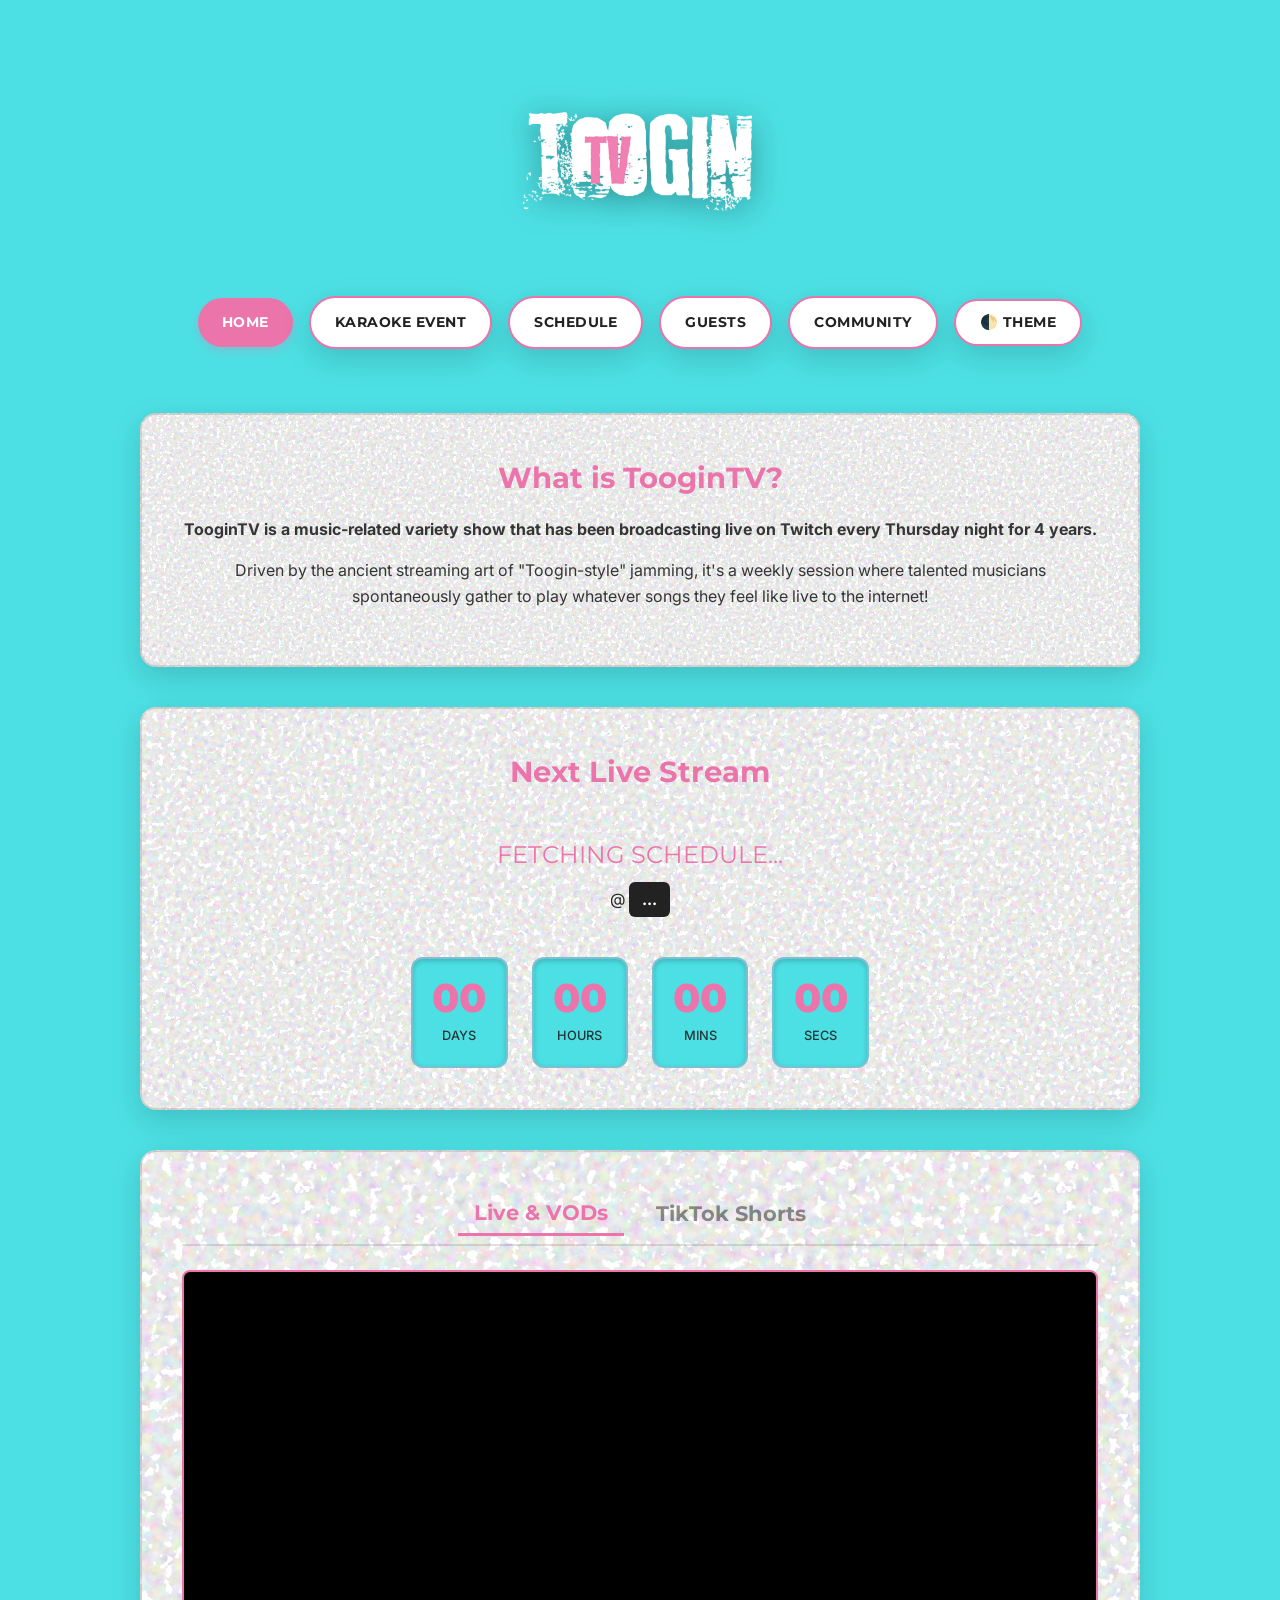
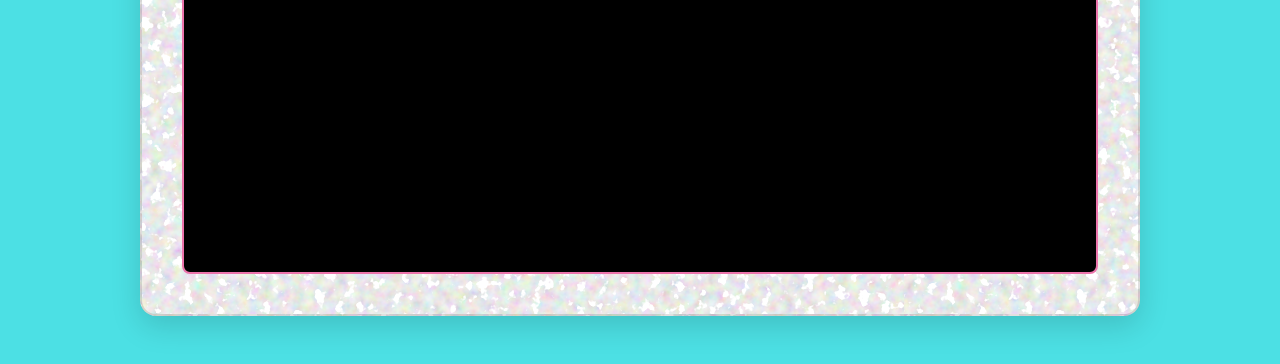
<file: index.html>
<!DOCTYPE html>
<html lang="en">
<head>
    <meta charset="UTF-8">
    <meta name="viewport" content="width=device-width, initial-scale=1.0">
    <meta name="darkreader-lock">
    <title>TooginTV - Live Stream & Jam Sessions</title>
    <link rel="preconnect" href="https://fonts.googleapis.com">
    <link rel="preconnect" href="https://fonts.gstatic.com" crossorigin>
    <link href="https://fonts.googleapis.com/css2?family=Inter:wght@400;500&family=Montserrat:wght@700;800&display=swap" rel="stylesheet">
    <link rel="stylesheet" href="css/styles.css">
    <link rel="apple-touch-icon" sizes="180x180" href="/apple-touch-icon.png">
    <link rel="icon" type="image/png" sizes="32x32" href="/favicon-32x32.png">
    <link rel="icon" type="image/png" sizes="16x16" href="/favicon-16x16.png">
    <link rel="manifest" href="/site.webmanifest">
</head>
<body class="">
    <header>
        <img src="black and pink.png" alt="TooginTV Logo" class="logo-img">
        <nav class="header-controls">
            <a href="index.html" class="btn">Home</a>
            <a href="karaoke/" class="btn btn-outline">Karaoke Event</a>
            <a href="schedule.html" class="btn btn-outline">Schedule</a>
            <a href="guests.html" class="btn btn-outline">Guests</a>
            <a href="community.html" class="btn btn-outline">Community</a>
            <button class="btn btn-outline" id="themeToggle">🌓 Theme</button>
        </nav>
    </header>

    <main>
        <section class="card text-center">
            <h2>What is TooginTV?</h2>
            <p><strong>TooginTV is a music-related variety show that has been broadcasting live on Twitch every Thursday night for 4 years.</strong></p>
            <p>Driven by the ancient streaming art of "Toogin-style" jamming, it's a weekly session where talented musicians spontaneously gather to play whatever songs they feel like live to the internet!</p>
        </section>

        <section class="card schedule-section">
            <h2>Next Live Stream</h2>
            <div class="schedule-text">
                <span class="event-title" id="eventTitleDisplay">Fetching Schedule...</span>
                @ <span id="localTimeDisplay" class="local-time">...</span>
            </div>
            <div class="countdown" id="countdown">
                <div class="time-box"><span id="days">00</span><small>Days</small></div>
                <div class="time-box"><span id="hours">00</span><small>Hours</small></div>
                <div class="time-box"><span id="mins">00</span><small>Mins</small></div>
                <div class="time-box"><span id="secs">00</span><small>Secs</small></div>
            </div>
        </section>

        <section class="card media-tabs-wrapper">
            <div class="tabs-header">
                <button class="tab-btn active" onclick="switchTab('twitch')">Live & VODs</button>
                <button class="tab-btn" onclick="switchTab('tiktok')">TikTok Shorts</button>
            </div>
            
            <div id="tab-twitch" class="tab-content active">
                <div id="twitch-embed"></div>
            </div>
            
            <div id="tab-tiktok" class="tab-content">
                <div class="tiktok-wrapper">
                    <blockquote class="tiktok-embed" cite="https://www.tiktok.com/@toogintvofficial" data-unique-id="toogintvofficial" data-embed-type="creator" style="max-width: 780px; min-width: 288px;" >
                        <section><a target="_blank" href="https://www.tiktok.com/@toogintvofficial?refer=creator_embed">@toogintvofficial</a></section>
                    </blockquote>
                </div>
            </div>
        </section>
    </main>

    <script src="js/config.js"></script>
    <script src="https://embed.twitch.tv/embed/v1.js"></script>
    <script src="js/main.js"></script>
</body>
</html>
</file>
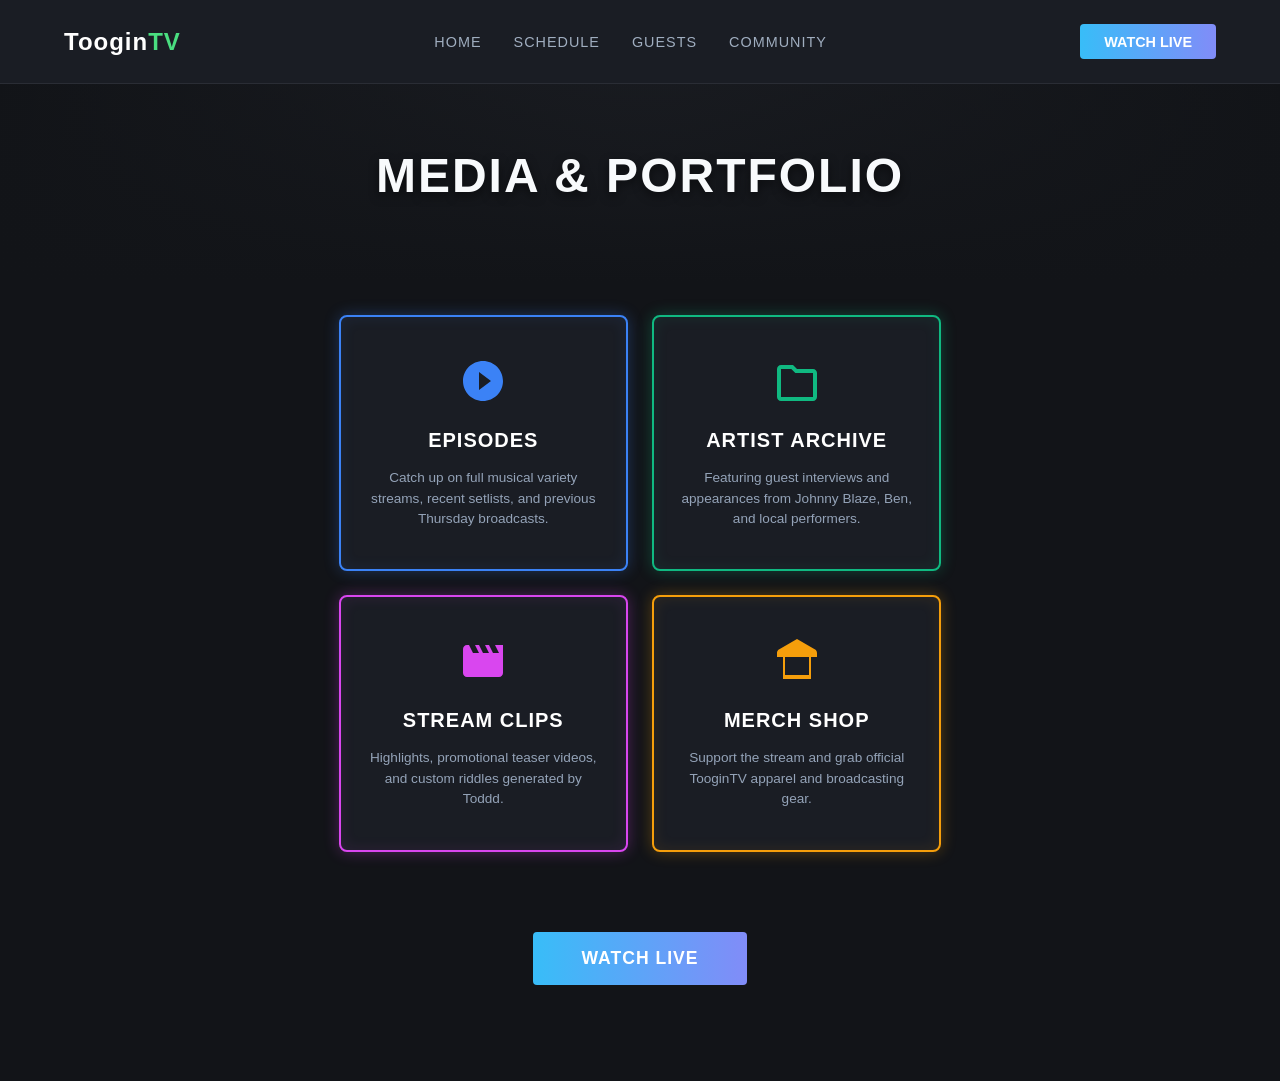
<file: Index.html>
<!DOCTYPE html>
<html lang="en">
<head>
    <meta charset="UTF-8">
    <meta name="viewport" content="width=device-width, initial-scale=1.0">
    <title>TooginTV | Media & Portfolio</title>
    <style>
        /* Base Styles & Reset */
        * {
            margin: 0;
            padding: 0;
            box-sizing: border-box;
            font-family: 'Segoe UI', Tahoma, Geneva, Verdana, sans-serif;
        }

        body {
            background-color: #121418;
            color: #ffffff;
            min-height: 100vh;
            display: flex;
            flex-direction: column;
        }

        /* Navigation Bar */
        nav {
            display: flex;
            justify-content: space-between;
            align-items: center;
            padding: 1.5rem 4rem;
            background-color: #1a1d24;
            border-bottom: 1px solid #2a2d35;
        }

        .logo {
            font-size: 1.5rem;
            font-weight: bold;
            letter-spacing: 1px;
        }

        .logo span {
            color: #4ade80; /* Slight green accent for the 'TV' */
        }

        .nav-links {
            display: flex;
            gap: 2rem;
        }

        .nav-links a {
            color: #a0aec0;
            text-decoration: none;
            font-size: 0.9rem;
            text-transform: uppercase;
            letter-spacing: 1px;
            transition: color 0.3s;
        }

        .nav-links a:hover {
            color: #ffffff;
        }

        .btn-watch {
            background: linear-gradient(90deg, #38bdf8, #818cf8);
            color: white;
            padding: 0.6rem 1.5rem;
            border-radius: 4px;
            text-decoration: none;
            font-weight: bold;
            font-size: 0.9rem;
            transition: opacity 0.3s;
        }

        .btn-watch:hover {
            opacity: 0.8;
        }

        /* Hero Section */
        .hero {
            text-align: center;
            padding: 4rem 2rem;
            /* Placeholder gradient to simulate a blurred studio background */
            background: linear-gradient(to bottom, rgba(18, 20, 24, 0.7), #121418), 
                        radial-gradient(circle at center, #2a2d35 0%, #121418 100%);
        }

        .hero h1 {
            font-size: 3rem;
            font-weight: 800;
            letter-spacing: 2px;
            margin-bottom: 1rem;
            text-transform: uppercase;
            color: #f8fafc;
            text-shadow: 0 4px 10px rgba(0,0,0,0.5);
        }

        /* Card Grid Layout */
        .portfolio-container {
            max-width: 1200px;
            margin: 0 auto;
            padding: 2rem;
            flex-grow: 1;
        }

        .card-grid {
            display: grid;
            grid-template-columns: repeat(auto-fit, minmax(250px, 1fr));
            gap: 1.5rem;
            margin-bottom: 3rem;
        }

        /* Card Base Styles */
        .card {
            background-color: #1a1d24;
            border-radius: 8px;
            padding: 2.5rem 1.5rem;
            text-align: center;
            transition: transform 0.3s ease, box-shadow 0.3s ease;
            cursor: pointer;
            display: flex;
            flex-direction: column;
            align-items: center;
        }

        .card:hover {
            transform: translateY(-5px);
        }

        .card-icon {
            width: 48px;
            height: 48px;
            margin-bottom: 1.5rem;
        }

        .card h2 {
            font-size: 1.25rem;
            margin-bottom: 1rem;
            text-transform: uppercase;
            letter-spacing: 1px;
        }

        .card p {
            font-size: 0.85rem;
            color: #94a3b8;
            line-height: 1.5;
        }

        /* Card Specific Glowing Borders & Colors */
        .card-episodes {
            border: 2px solid #3b82f6; /* Blue */
            box-shadow: inset 0 0 15px rgba(59, 130, 246, 0.1), 0 0 15px rgba(59, 130, 246, 0.3);
        }
        .card-episodes .icon-fill { fill: #3b82f6; }
        
        .card-archive {
            border: 2px solid #10b981; /* Green */
            box-shadow: inset 0 0 15px rgba(16, 185, 129, 0.1), 0 0 15px rgba(16, 185, 129, 0.3);
        }
        .card-archive .icon-fill { fill: #10b981; }

        .card-clips {
            border: 2px solid #d946ef; /* Pink */
            box-shadow: inset 0 0 15px rgba(217, 70, 239, 0.1), 0 0 15px rgba(217, 70, 239, 0.3);
        }
        .card-clips .icon-fill { fill: #d946ef; }

        .card-merch {
            border: 2px solid #f59e0b; /* Orange */
            box-shadow: inset 0 0 15px rgba(245, 158, 11, 0.1), 0 0 15px rgba(245, 158, 11, 0.3);
        }
        .card-merch .icon-fill { fill: #f59e0b; }

        /* Bottom Action Section */
        .bottom-action {
            text-align: center;
            padding: 2rem 0 4rem 0;
        }

        .btn-watch-large {
            background: linear-gradient(90deg, #38bdf8, #818cf8);
            color: white;
            padding: 1rem 3rem;
            border-radius: 4px;
            text-decoration: none;
            font-weight: bold;
            font-size: 1.1rem;
            letter-spacing: 1px;
            transition: filter 0.3s;
            display: inline-block;
        }

        .btn-watch-large:hover {
            filter: brightness(1.2);
        }

        /* Responsive adjustments */
        @media (max-width: 768px) {
            nav {
                flex-direction: column;
                gap: 1.5rem;
                padding: 1.5rem;
            }
            .hero h1 {
                font-size: 2rem;
            }
        }
    </style>
</head>
<body>

    <nav>
        <div class="logo">Toogin<span>TV</span></div>
        <div class="nav-links">
            <a href="#">Home</a>
            <a href="#">Schedule</a>
            <a href="#">Guests</a>
            <a href="#">Community</a>
        </div>
        <a href="#" class="btn-watch">WATCH LIVE</a>
    </nav>

    <header class="hero">
        <h1>MEDIA & PORTFOLIO</h1>
    </header>

    <main class="portfolio-container">
        <div class="card-grid">
            
            <!-- Card 1: Episodes -->
            <div class="card card-episodes">
                <svg class="card-icon" viewBox="0 0 24 24" xmlns="http://www.w3.org/2000/svg">
                    <path class="icon-fill" d="M12 2C6.48 2 2 6.48 2 12s4.48 10 10 10 10-4.48 10-10S17.52 2 12 2zm-2 14.5v-9l6 4.5-6 4.5z"/>
                </svg>
                <h2>Episodes</h2>
                <p>Catch up on full musical variety streams, recent setlists, and previous Thursday broadcasts.</p>
            </div>

            <!-- Card 2: Artist Archive -->
            <div class="card card-archive">
                <svg class="card-icon" viewBox="0 0 24 24" xmlns="http://www.w3.org/2000/svg">
                    <path class="icon-fill" d="M9.17 6l2 2H20v12H4V6h5.17M10 4H4c-1.1 0-1.99.9-1.99 2L2 20c0 1.1.9 2 2 2h16c1.1 0 2-.9 2-2V8c0-1.1-.9-2-2-2h-8l-2-2z"/>
                </svg>
                <h2>Artist Archive</h2>
                <p>Featuring guest interviews and appearances from Johnny Blaze, Ben, and local performers.</p>
            </div>

            <!-- Card 3: Stream Clips -->
            <div class="card card-clips">
                <svg class="card-icon" viewBox="0 0 24 24" xmlns="http://www.w3.org/2000/svg">
                    <path class="icon-fill" d="M18 4l2 4h-3l-2-4h-2l2 4h-3l-2-4H8l2 4H7L5 4H4c-1.1 0-1.99.9-1.99 2L2 18c0 1.1.9 2 2 2h16c1.1 0 2-.9 2-2V4h-4z"/>
                </svg>
                <h2>Stream Clips</h2>
                <p>Highlights, promotional teaser videos, and custom riddles generated by Toddd.</p>
            </div>

            <!-- Card 4: Merch Shop -->
            <div class="card card-merch">
                <svg class="card-icon" viewBox="0 0 24 24" xmlns="http://www.w3.org/2000/svg">
                    <path class="icon-fill" d="M21.99 8c0-.72-.37-1.35-.94-1.7L12 1 2.95 6.3C2.38 6.65 2 7.28 2 8v2h3v11h14V10h3V8zM6 19v-9h12v9H6z"/>
                </svg>
                <h2>Merch Shop</h2>
                <p>Support the stream and grab official TooginTV apparel and broadcasting gear.</p>
            </div>

        </div>

        <div class="bottom-action">
            <a href="#" class="btn-watch-large">WATCH LIVE</a>
        </div>
    </main>

</body>
</html>
</file>
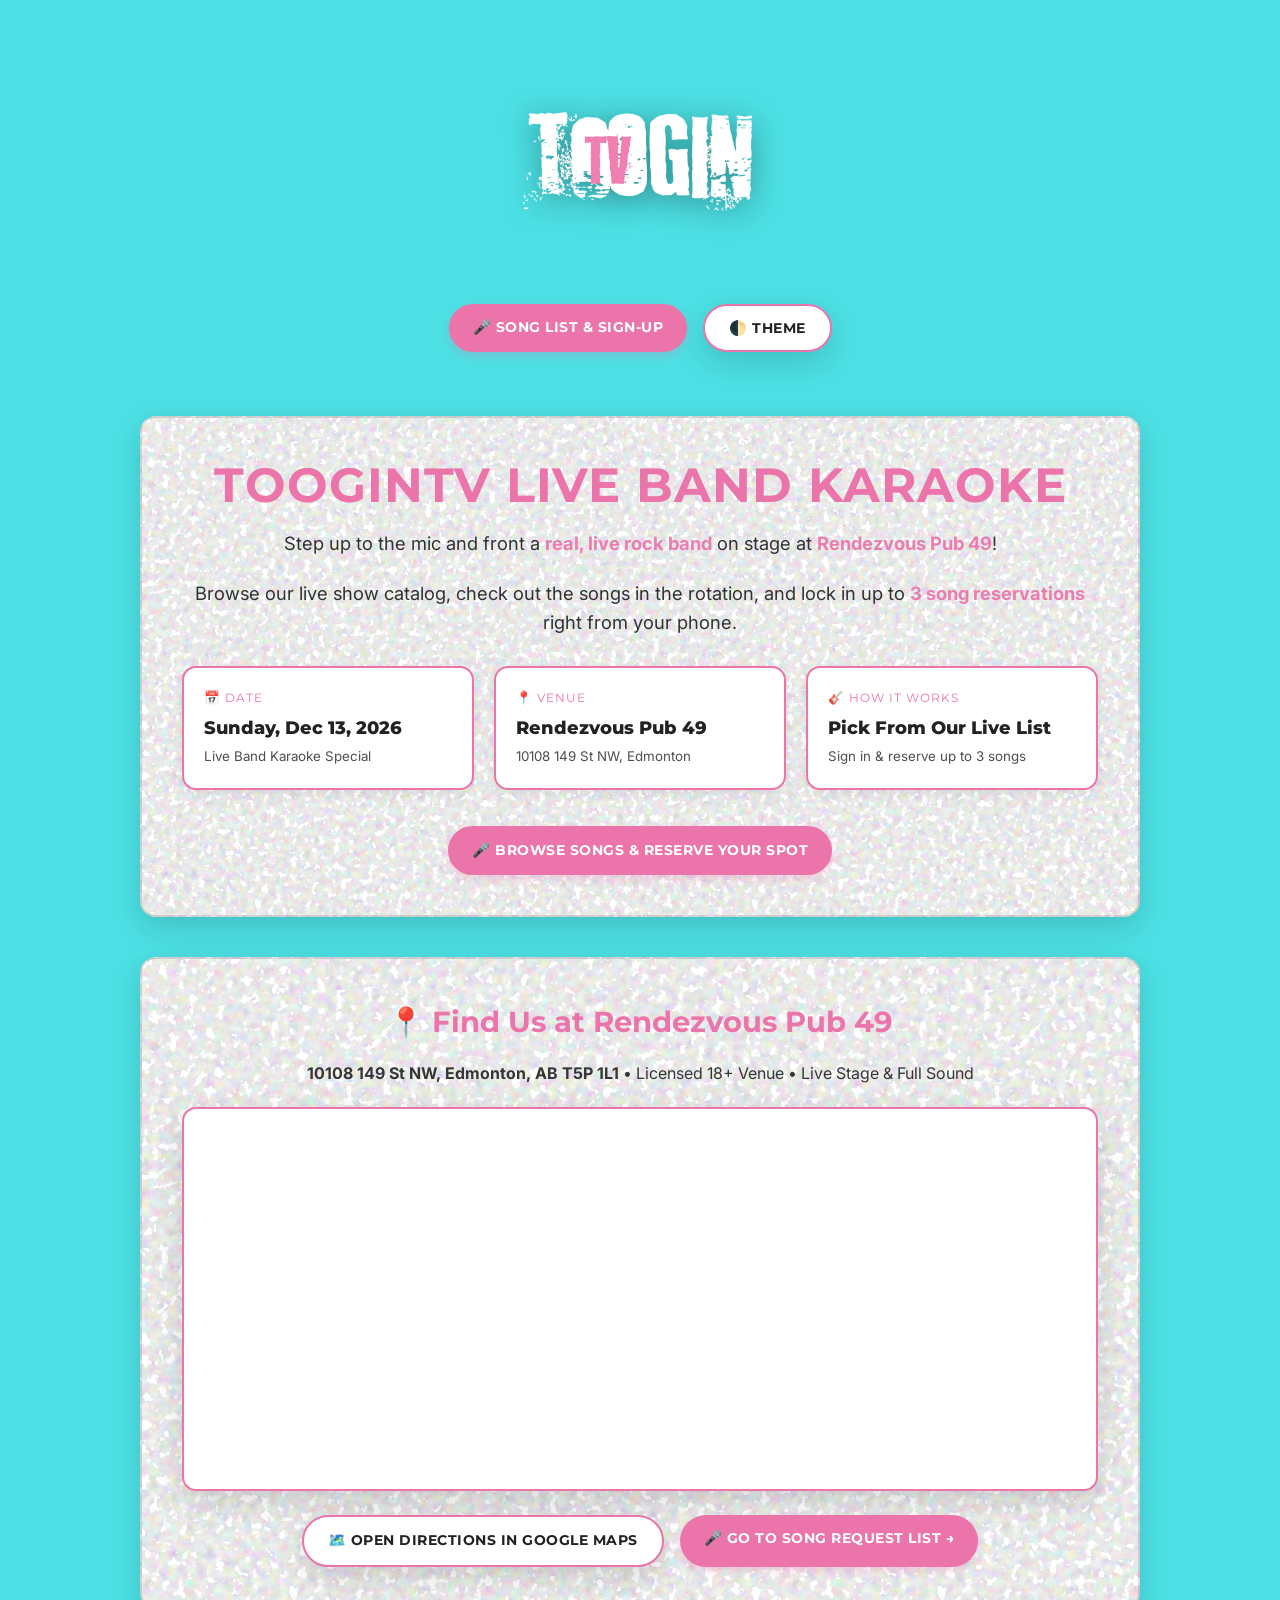
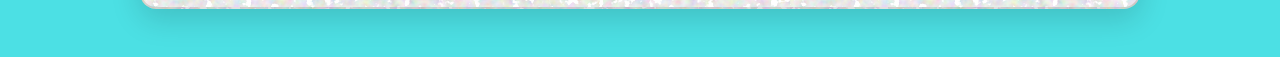
<file: karaoke/index.html>
<!DOCTYPE html>
<html lang="en">
<head>
  <meta charset="UTF-8" />
  <meta name="viewport" content="width=device-width, initial-scale=1.0" />
  <meta name="darkreader-lock" />
  <title>TooginTV — Live Band Karaoke at Rendezvous Pub</title>
  <link rel="preconnect" href="https://fonts.googleapis.com">
  <link rel="apple-touch-icon" sizes="180x180" href="/apple-touch-icon.png">
  <link rel="icon" type="image/png" sizes="32x32" href="/favicon-32x32.png">
  <link rel="icon" type="image/png" sizes="16x16" href="/favicon-16x16.png">
  <link rel="manifest" href="/site.webmanifest">
  <link rel="preconnect" href="https://fonts.gstatic.com" crossorigin>
  <link href="https://fonts.googleapis.com/css2?family=Inter:wght@400;500;600;700&family=Montserrat:wght@700;800;900&display=swap" rel="stylesheet">
  <link rel="stylesheet" href="../css/styles.css">
  <style>
    :root {
      --primary-cyan: #4ce0e4;
      --primary-pink: #eb74ab;
      --pink-hover: #d15d92;
      --bg-color: var(--primary-cyan);
      --text-color: #222222;
      --card-bg: #ffffff;
      --subcard-bg: #ffffff;
      --card-shadow: 0 10px 30px rgba(0, 0, 0, 0.15);
      --border-color: rgba(0, 0, 0, 0.12);
    }
    body.dark-mode {
      --bg-color: #0d0d0d;
      --text-color: #f5f5f5;
      --card-bg: #1a1a1a;
      --subcard-bg: #141414;
      --card-shadow: 0 10px 30px rgba(0, 0, 0, 0.6);
      --border-color: rgba(255, 255, 255, 0.12);
    }
    .card {
      background-color: var(--card-bg) !important;
      background-image: url("data:image/svg+xml,%3Csvg viewBox='0 0 200 200' xmlns='http://www.w3.org/2000/svg'%3E%3Cfilter id='noiseFilter'%3E%3CfeTurbulence type='fractalNoise' baseFrequency='0.35' numOctaves='3' stitchTiles='stitch'/%3E%3CfeColorMatrix type='matrix' values='1 0 0 0 0 0 1 0 0 0 0 0 1 0 0 0 0 0 12 -4' /%3E%3C/filter%3E%3Crect width='100%25' height='100%25' filter='url(%23noiseFilter)' opacity='0.35'/%3E%3C/svg%3E") !important;
      color: var(--text-color) !important;
    }
    .logo-img {
      max-width: 240px;
      height: auto;
      background: transparent !important;
      box-shadow: none !important;
      border-radius: 0 !important;
      filter: drop-shadow(0 6px 16px rgba(0, 0, 0, 0.35));
      transition: transform 0.3s ease;
    }
    .logo-img:hover {
      transform: translateY(-2px);
    }
    .hero-section h1 {
      color: var(--primary-pink);
      margin-bottom: 1rem;
      font-size: clamp(2rem, 5vw, 3rem);
      text-transform: uppercase;
      letter-spacing: 1px;
      line-height: 1.15;
    }
    .hero-section p {
      font-size: 1.15rem;
      margin-bottom: 1.25rem;
      opacity: 0.92;
    }
    .hero-section strong {
      color: var(--primary-cyan);
    }
    body:not(.dark-mode) .hero-section strong {
      color: var(--primary-pink);
    }
    .event-grid {
      display: grid;
      grid-template-columns: repeat(auto-fit, minmax(220px, 1fr));
      gap: 1.25rem;
      margin: 1.75rem 0;
      text-align: left;
    }
    .event-stat {
      background-color: var(--subcard-bg);
      border: 2px solid var(--primary-pink);
      border-radius: 14px;
      padding: 1.25rem;
      box-shadow: 0 4px 12px rgba(0, 0, 0, 0.08);
    }
    .event-stat .label {
      font-family: 'Montserrat', sans-serif;
      font-size: 0.78rem;
      text-transform: uppercase;
      letter-spacing: 1px;
      color: var(--primary-pink);
      display: block;
      margin-bottom: 0.35rem;
    }
    .event-stat .value {
      font-family: 'Montserrat', sans-serif;
      font-size: 1.15rem;
      font-weight: 800;
    }
    .map-wrapper {
      width: 100%;
      border-radius: 14px;
      overflow: hidden;
      border: 2px solid var(--primary-pink);
      box-shadow: var(--card-shadow);
      margin-top: 1.25rem;
      background: var(--subcard-bg);
    }
    .map-wrapper iframe {
      width: 100%;
      height: 380px;
      border: 0;
      display: block;
    }
    .cta-big {
      display: inline-block;
      padding: 1.15rem 2.6rem;
      font-size: 1.15rem;
      margin-top: 0.5rem;
    }
  </style>
</head>
<body class="">
  <header>
    <a href="index.html">
      <img src="/tooginlogo.png" onerror="this.onerror=null;this.src='https://www.toogintv.com/tooginlogo.png';" alt="TooginTV Logo" class="logo-img" />
    </a>
    <nav class="header-controls">
      <a href="karaoke.html" class="btn">🎤 Song List &amp; Sign-Up</a>
      <button class="btn btn-outline" id="themeToggle" type="button">🌓 Theme</button>
    </nav>
  </header>

  <main>
    <!-- HERO / EVENT INFO CARD -->
    <section class="card hero-section text-center">
      <h1>TooginTV Live Band Karaoke</h1>
      <p>
        Step up to the mic and front a <strong>real, live rock band</strong> on stage at <strong>Rendezvous Pub 49</strong>!
      </p>
      <p>
        Browse our live show catalog, check out the songs in the rotation, and lock in up to <strong>3 song reservations</strong> right from your phone.
      </p>

      <div class="event-grid">
        <div class="event-stat">
          <span class="label">📅 Date</span>
          <div class="value">Sunday, Dec 13, 2026</div>
          <small style="opacity:0.8;">Live Band Karaoke Special</small>
        </div>
        <div class="event-stat">
          <span class="label">📍 Venue</span>
          <div class="value">Rendezvous Pub 49</div>
          <small style="opacity:0.8;">10108 149 St NW, Edmonton</small>
        </div>
        <div class="event-stat">
          <span class="label">🎸 How It Works</span>
          <div class="value">Pick From Our Live List</div>
          <small style="opacity:0.8;">Sign in &amp; reserve up to 3 songs</small>
        </div>
      </div>

      <a href="karaoke.html" class="btn cta-big">🎤 Browse Songs &amp; Reserve Your Spot</a>
    </section>

    <!-- VENUE & MAP CARD -->
    <section class="card text-center">
      <h2>📍 Find Us at Rendezvous Pub 49</h2>
      <p>
        <strong>10108 149 St NW, Edmonton, AB T5P 1L1</strong> • Licensed 18+ Venue • Live Stage &amp; Full Sound
      </p>

      <div class="map-wrapper">
        <iframe
          title="Rendezvous Pub 49 Edmonton Map"
          loading="lazy"
          allowfullscreen
          referrerpolicy="no-referrer-when-downgrade"
          src="https://www.google.com/maps?q=Rendezvous+Pub+10108+149+St+NW+Edmonton+AB+T5P+1L1&output=embed">
        </iframe>
      </div>

      <div style="margin-top: 1.5rem; display: flex; justify-content: center; gap: 1rem; flex-wrap: wrap;">
        <a href="https://www.google.com/maps/dir/?api=1&destination=10108+149+St+NW+Edmonton+AB+T5P+1L1"
           target="_blank" rel="noopener" class="btn btn-outline">
          🗺️ Open Directions in Google Maps
        </a>
        <a href="karaoke.html" class="btn">
          🎤 Go to Song Request List →
        </a>
      </div>
    </section>
  </main>

  <script>
    (function initTheme() {
      if (localStorage.getItem('toogintv-theme') === 'dark') {
        document.body.classList.add('dark-mode');
      } else {
        document.body.classList.remove('dark-mode');
      }
      const btn = document.getElementById('themeToggle');
      if (btn) {
        btn.addEventListener('click', () => {
          document.body.classList.toggle('dark-mode');
          const isDark = document.body.classList.contains('dark-mode');
          localStorage.setItem('toogintv-theme', isDark ? 'dark' : 'light');
        });
      }
    })();
  </script>
</body>
</html>
</file>
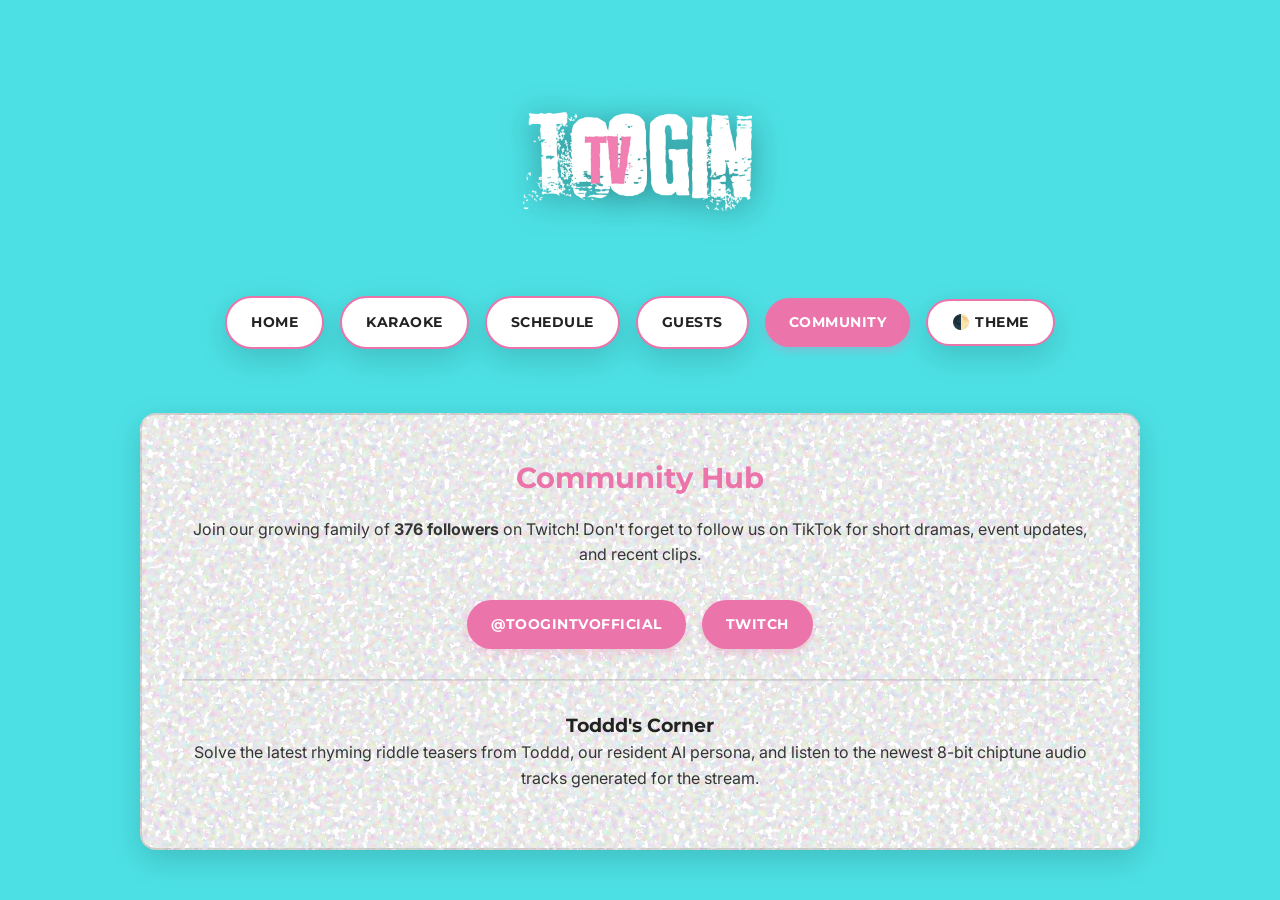
<file: community.html>
<!DOCTYPE html>
<html lang="en">
<head>
    <meta charset="UTF-8">
    <meta name="viewport" content="width=device-width, initial-scale=1.0">
    <meta name="darkreader-lock">
    <title>Community | TooginTV</title>
    <link rel="apple-touch-icon" sizes="180x180" href="/apple-touch-icon.png">
    <link rel="icon" type="image/png" sizes="32x32" href="/favicon-32x32.png">
    <link rel="icon" type="image/png" sizes="16x16" href="/favicon-16x16.png">
    <link rel="manifest" href="/site.webmanifest">
    <link href="https://fonts.googleapis.com/css2?family=Inter:wght@400;500&family=Montserrat:wght@700;800&display=swap" rel="stylesheet">
    <link rel="stylesheet" href="css/styles.css">
</head>
<body class="">
    <header>
        <img src="black and pink.png" alt="TooginTV Logo" class="logo-img">
        <nav class="header-controls">
            <a href="index.html" class="btn btn-outline">Home</a>
            <a href="karaoke/" class="btn btn-outline">Karaoke</a>
            <a href="schedule.html" class="btn btn-outline">Schedule</a>
            <a href="guests.html" class="btn btn-outline">Guests</a>
            <a href="community.html" class="btn">Community</a>
            <button class="btn btn-outline" id="themeToggle">🌓 Theme</button>
        </nav>
    </header>
    <main>
        <section class="card text-center">
            <h2>Community Hub</h2>
            <p>Join our growing family of <strong>376 followers</strong> on Twitch! Don't forget to follow us on TikTok for short dramas, event updates, and recent clips.</p>
            <div class="header-controls" style="margin-top: 2rem;">
                <a href="https://www.tiktok.com/@toogintvofficial" target="_blank" class="btn">@toogintvofficial</a>
                <a href="https://www.twitch.tv/TooginTV" target="_blank" class="btn">Twitch</a>
            </div>
            <hr style="border-color: var(--border-color); margin: 30px 0;">
            <h3>Toddd's Corner</h3>
            <p>Solve the latest rhyming riddle teasers from Toddd, our resident AI persona, and listen to the newest 8-bit chiptune audio tracks generated for the stream.</p>
        </section>
    </main>
    <script src="js/main.js"></script>
</body>
</html>
</file>
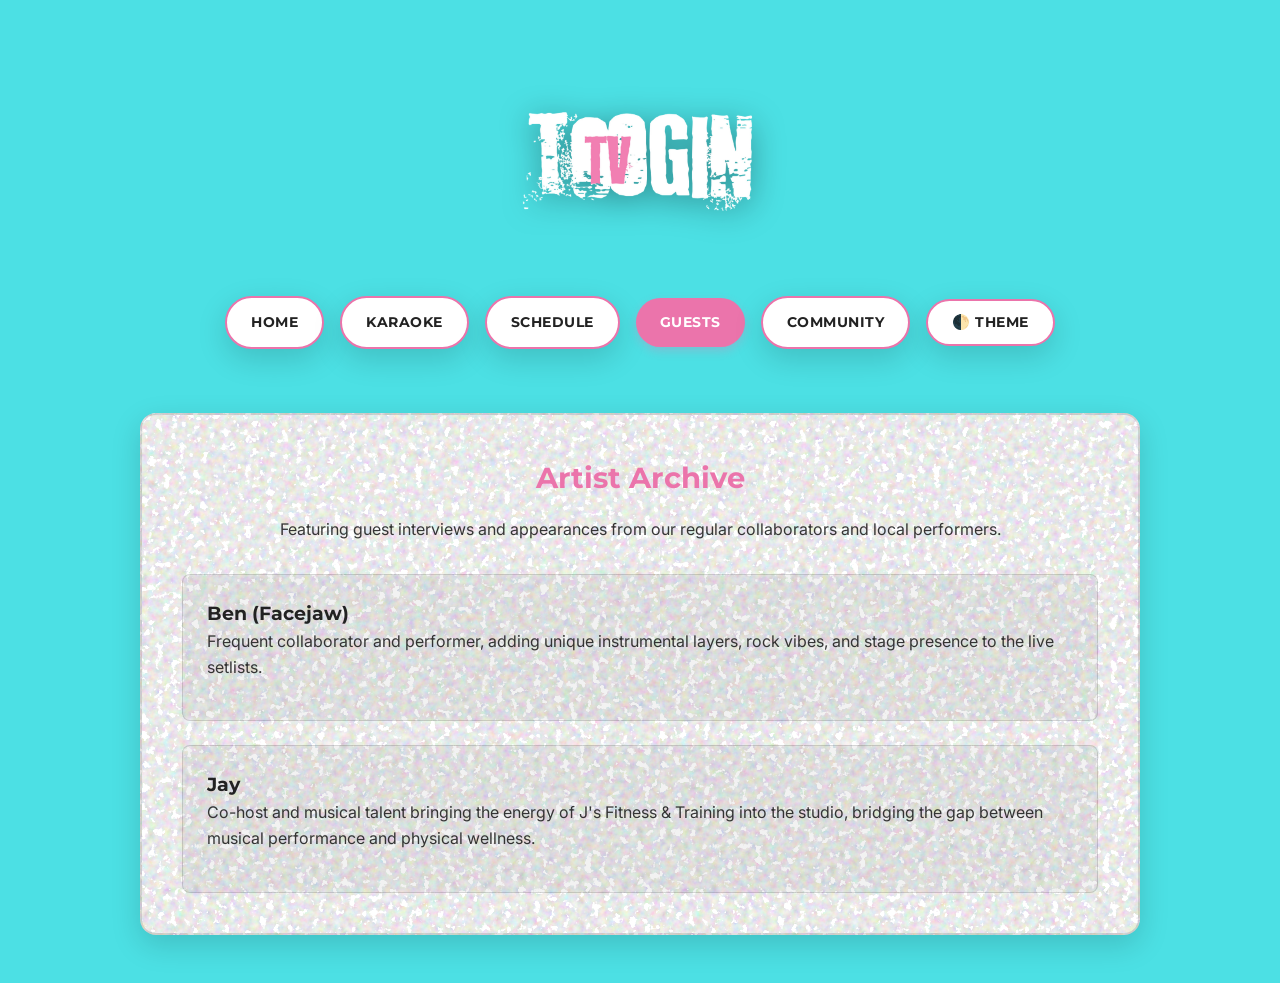
<file: guests.html>
<!DOCTYPE html>
<html lang="en">
<head>
    <meta charset="UTF-8">
    <meta name="viewport" content="width=device-width, initial-scale=1.0">
    <meta name="darkreader-lock">
    <title>Guest Archive | TooginTV</title>
    <link href="https://fonts.googleapis.com/css2?family=Inter:wght@400;500&family=Montserrat:wght@700;800&display=swap" rel="stylesheet">
    <link rel="apple-touch-icon" sizes="180x180" href="/apple-touch-icon.png">
    <link rel="icon" type="image/png" sizes="32x32" href="/favicon-32x32.png">
    <link rel="icon" type="image/png" sizes="16x16" href="/favicon-16x16.png">
    <link rel="manifest" href="/site.webmanifest">
    <link rel="stylesheet" href="css/styles.css">
    <style>
        .artist-list { display: flex; flex-direction: column; gap: 1.5rem; text-align: left; margin-top: 2rem; }
        .artist-card { display: flex; align-items: center; background: rgba(0,0,0,0.05); padding: 1.5rem; border-radius: 8px; border: 1px solid var(--border-color); }
        body.dark-mode .artist-card { background: rgba(255,255,255,0.05); }
    </style>
</head>
<body class="">
    <header>
        <img src="black and pink.png" alt="TooginTV Logo" class="logo-img">
        <nav class="header-controls">
            <a href="index.html" class="btn btn-outline">Home</a>
            <a href="karaoke/" class="btn btn-outline">Karaoke</a>
            <a href="schedule.html" class="btn btn-outline">Schedule</a>
            <a href="guests.html" class="btn">Guests</a>
            <a href="community.html" class="btn btn-outline">Community</a>
            <button class="btn btn-outline" id="themeToggle">🌓 Theme</button>
        </nav>
    </header>
    <main>
        <section class="card text-center">
            <h2>Artist Archive</h2>
            <p>Featuring guest interviews and appearances from our regular collaborators and local performers.</p>
            <div class="artist-list">
                <div class="artist-card">
                    <div>
                        <h3>Ben (Facejaw)</h3>
                        <p>Frequent collaborator and performer, adding unique instrumental layers, rock vibes, and stage presence to the live setlists.</p>
                    </div>
                </div>
                <div class="artist-card">
                    <div>
                        <h3>Jay</h3>
                        <p>Co-host and musical talent bringing the energy of J's Fitness & Training into the studio, bridging the gap between musical performance and physical wellness.</p>
                    </div>
                </div>
            </div>
        </section>
    </main>
    <script src="js/main.js"></script>
</body>
</html>
</file>
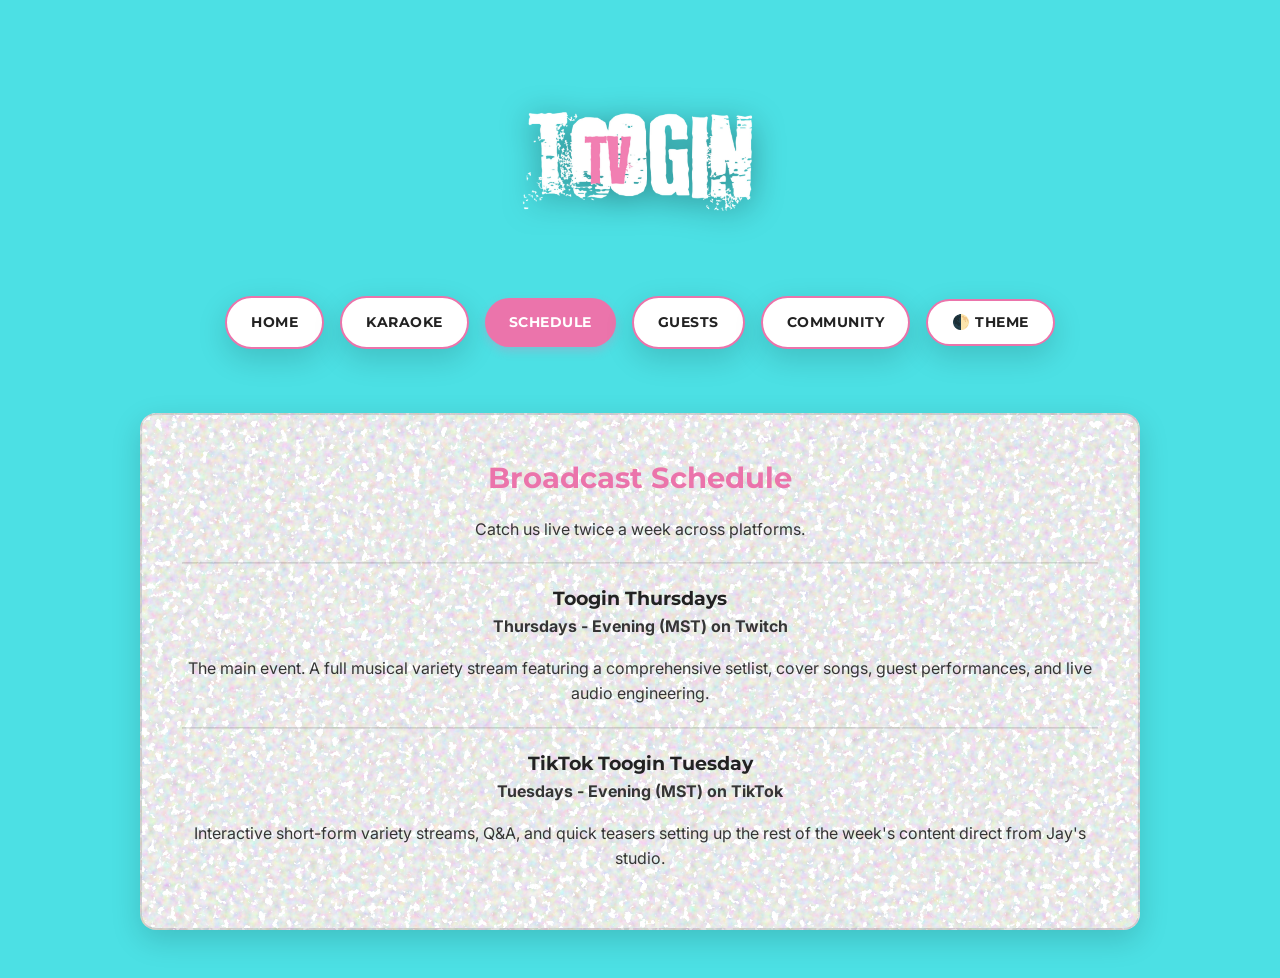
<file: schedule.html>
<!DOCTYPE html>
<html lang="en">
<head>
    <meta charset="UTF-8">
    <meta name="viewport" content="width=device-width, initial-scale=1.0">
    <meta name="darkreader-lock">
    <title>Schedule | TooginTV</title>
    <link href="https://fonts.googleapis.com/css2?family=Inter:wght@400;500&family=Montserrat:wght@700;800&display=swap" rel="stylesheet">
    <link rel="apple-touch-icon" sizes="180x180" href="/apple-touch-icon.png">
    <link rel="icon" type="image/png" sizes="32x32" href="/favicon-32x32.png">
    <link rel="icon" type="image/png" sizes="16x16" href="/favicon-16x16.png">
    <link rel="manifest" href="/site.webmanifest">
    <link rel="stylesheet" href="css/styles.css">
</head>
<body class="">
    <header>
        <img src="black and pink.png" alt="TooginTV Logo" class="logo-img">
        <nav class="header-controls">
            <a href="index.html" class="btn btn-outline">Home</a>
            <a href="karaoke/" class="btn btn-outline">Karaoke</a>
            <a href="schedule.html" class="btn">Schedule</a>
            <a href="guests.html" class="btn btn-outline">Guests</a>
            <a href="community.html" class="btn btn-outline">Community</a>
            <button class="btn btn-outline" id="themeToggle">🌓 Theme</button>
        </nav>
    </header>
    <main>
        <section class="card text-center">
            <h2>Broadcast Schedule</h2>
            <p>Catch us live twice a week across platforms.</p>
            <hr style="border-color: var(--border-color); margin: 20px 0;">
            <h3>Toogin Thursdays</h3>
            <p><strong>Thursdays - Evening (MST) on Twitch</strong></p>
            <p>The main event. A full musical variety stream featuring a comprehensive setlist, cover songs, guest performances, and live audio engineering.</p>
            <hr style="border-color: var(--border-color); margin: 20px 0;">
            <h3>TikTok Toogin Tuesday</h3>
            <p><strong>Tuesdays - Evening (MST) on TikTok</strong></p>
            <p>Interactive short-form variety streams, Q&A, and quick teasers setting up the rest of the week's content direct from Jay's studio.</p>
        </section>
    </main>
    <script src="js/main.js"></script>
</body>
</html>
</file>
<file: css/styles.css>
:root {
    --primary-cyan: #4ce0e4; 
    --primary-pink: #eb74ab; 
    --pink-hover: #d15d92;
    
    /* Baseline Light Mode Defaults */
    --bg-color: var(--primary-cyan);
    --text-color: #222222;
    --card-bg: #ffffff;
    --subcard-bg: #ffffff;
    --input-bg: #f5f9fa;
    --card-shadow: 0 10px 30px rgba(0, 0, 0, 0.15);
    --border-color: rgba(0, 0, 0, 0.12);
    --noise-bg: url("data:image/svg+xml,%3Csvg viewBox='0 0 200 200' xmlns='http://www.w3.org/2000/svg'%3E%3Cfilter id='noiseFilter'%3E%3CfeTurbulence type='fractalNoise' baseFrequency='0.35' numOctaves='3' stitchTiles='stitch'/%3E%3CfeColorMatrix type='matrix' values='1 0 0 0 0 0 1 0 0 0 0 0 1 0 0 0 0 0 12 -4' /%3E%3C/filter%3E%3Crect width='100%25' height='100%25' filter='url(%23noiseFilter)' opacity='0.35'/%3E%3C/svg%3E");
}

body.dark-mode {
    --bg-color: #0d0d0d; 
    --text-color: #f5f5f5;
    --card-bg: #1a1a1a;
    --subcard-bg: #141414;
    --input-bg: #111111;
    --card-shadow: 0 10px 30px rgba(0, 0, 0, 0.6);
    --border-color: rgba(255, 255, 255, 0.12);
}

* { box-sizing: border-box; margin: 0; padding: 0; }

body {
    background-color: var(--bg-color) !important;
    color: var(--text-color) !important;
    font-family: 'Inter', sans-serif;
    transition: background-color 0.4s ease, color 0.4s ease;
    display: flex;
    flex-direction: column;
    align-items: center;
    min-height: 100vh;
    padding: 0 1.5rem 3rem 1.5rem;
    line-height: 1.6;
}

h1, h2, h3, .brand-font { font-family: 'Montserrat', sans-serif; }

header {
    display: flex;
    flex-direction: column;
    align-items: center;
    width: 100%;
    max-width: 1000px;
    padding: 2rem 0;
    margin-bottom: 2rem;
    gap: 1.5rem;
}

.logo-img {
    max-width: 240px;
    height: auto;
    background: transparent !important;
    box-shadow: none !important;
    border-radius: 0 !important;
    filter: drop-shadow(0 6px 16px rgba(0, 0, 0, 0.35));
    transition: transform 0.3s ease;
}

.logo-img:hover { transform: translateY(-2px); }

.header-controls { 
    display: flex; 
    gap: 1rem; 
    align-items: center; 
    flex-wrap: wrap;
    justify-content: center;
}

.btn,
button.btn,
a.btn {
    background-color: var(--primary-pink) !important;
    color: #ffffff !important;
    border: none;
    padding: 0.8rem 1.5rem;
    font-family: 'Montserrat', sans-serif;
    font-size: 0.9rem;
    font-weight: 700;
    cursor: pointer;
    border-radius: 50px;
    text-transform: uppercase;
    text-decoration: none;
    text-align: center;
    letter-spacing: 0.5px;
    transition: all 0.2s ease;
    box-shadow: 0 4px 10px rgba(235, 116, 171, 0.3);
}

.btn:hover,
button.btn:hover,
a.btn:hover {
    background-color: var(--pink-hover) !important;
    transform: translateY(-2px);
    box-shadow: 0 6px 15px rgba(235, 116, 171, 0.4);
}

.btn-outline,
button.btn-outline,
a.btn-outline {
    background-color: var(--card-bg) !important;
    border: 2px solid var(--primary-pink) !important;
    color: var(--text-color) !important;
    box-shadow: var(--card-shadow);
}

.btn-outline:hover,
button.btn-outline:hover,
a.btn-outline:hover {
    background-color: var(--primary-pink) !important;
    color: #ffffff !important;
}

main {
    width: 100%;
    max-width: 1000px;
    display: flex;
    flex-direction: column;
    gap: 2.5rem;
}

.card {
    background-color: var(--card-bg) !important;
    background-image: var(--noise-bg) !important;
    color: var(--text-color) !important;
    padding: 2.5rem;
    border-radius: 16px;
    box-shadow: var(--card-shadow);
    border: 2px solid var(--border-color);
    transition: background-color 0.4s ease, border 0.4s ease, color 0.4s ease;
}

.toogin-panel {
    background-color: var(--card-bg) !important;
    background-image: var(--noise-bg) !important;
    color: var(--text-color) !important;
    border: 2px solid var(--border-color);
    border-radius: 16px;
    box-shadow: var(--card-shadow);
    transition: background-color 0.4s ease, border 0.4s ease, color 0.4s ease;
}

.toogin-subcard,
button.toogin-subcard {
    background-color: var(--subcard-bg) !important;
    color: var(--text-color) !important;
    border: 1.5px solid var(--border-color);
    border-radius: 14px;
    transition: background-color 0.4s ease, border 0.4s ease, color 0.4s ease;
}

.toogin-input {
    background-color: var(--input-bg) !important;
    color: var(--text-color) !important;
    border: 1.5px solid var(--border-color);
    border-radius: 12px;
    padding: 0.6rem 0.9rem;
}

.toogin-input:focus {
    outline: none;
    border-color: var(--primary-pink);
}

.text-center { text-align: center; }
.card h2 { color: var(--primary-pink); margin-bottom: 1rem; font-size: 1.8rem; }
.card p { margin-bottom: 1rem; color: inherit; opacity: 0.9; }

.schedule-section { text-align: center; display: flex; flex-direction: column; align-items: center; gap: 1.5rem; }
.event-title { color: var(--primary-cyan); font-size: 1.5rem; font-family: 'Montserrat', sans-serif; text-transform: uppercase; display: block; margin-bottom: 0.5rem; }
body:not(.dark-mode) .event-title { color: var(--primary-pink); }
.local-time { color: #ffffff; background: #222; padding: 0.3rem 0.8rem; border-radius: 6px; font-weight: 700; display: inline-block; }
.countdown { display: flex; gap: 1.5rem; justify-content: center; margin-top: 1rem; }
.time-box { display: flex; flex-direction: column; align-items: center; background-color: var(--bg-color); padding: 1.2rem; border-radius: 12px; min-width: 90px; border: 2px solid rgba(235, 116, 171, 0.3); box-shadow: inset 0 2px 5px rgba(0,0,0,0.2); }
.time-box span { font-family: 'Montserrat', sans-serif; font-size: 2.5rem; font-weight: 800; color: var(--primary-pink); line-height: 1; }
.time-box small { font-weight: 500; text-transform: uppercase; font-size: 0.8rem; margin-top: 0.5rem; opacity: 0.9; }

.tabs-header { display: flex; gap: 1rem; margin-bottom: 1.5rem; justify-content: center; border-bottom: 2px solid var(--border-color); padding-bottom: 0.5rem; }
.tab-btn { background: transparent; border: none; color: var(--text-color); font-family: 'Montserrat', sans-serif; font-size: 1.3rem; font-weight: 700; cursor: pointer; padding: 0.5rem 1rem; opacity: 0.5; transition: opacity 0.2s ease, color 0.2s ease; }
.tab-btn:hover { opacity: 0.8; }
.tab-btn.active { opacity: 1; color: var(--primary-pink); border-bottom: 3px solid var(--primary-pink); }
.tab-content { display: none; width: 100%; border: 2px solid var(--primary-pink); border-radius: 8px; overflow: hidden; background: #000; }
.tab-content.active { display: block; }
#twitch-embed { width: 100%; height: 600px; }
.tiktok-wrapper { display: flex; justify-content: center; background: var(--bg-color); padding: 1rem; }

@media (max-width: 768px) {
    .countdown { gap: 0.8rem; }
    .time-box { min-width: 70px; padding: 0.8rem; }
    .time-box span { font-size: 1.8rem; }
    #twitch-embed { height: 400px; }
}
</file>
